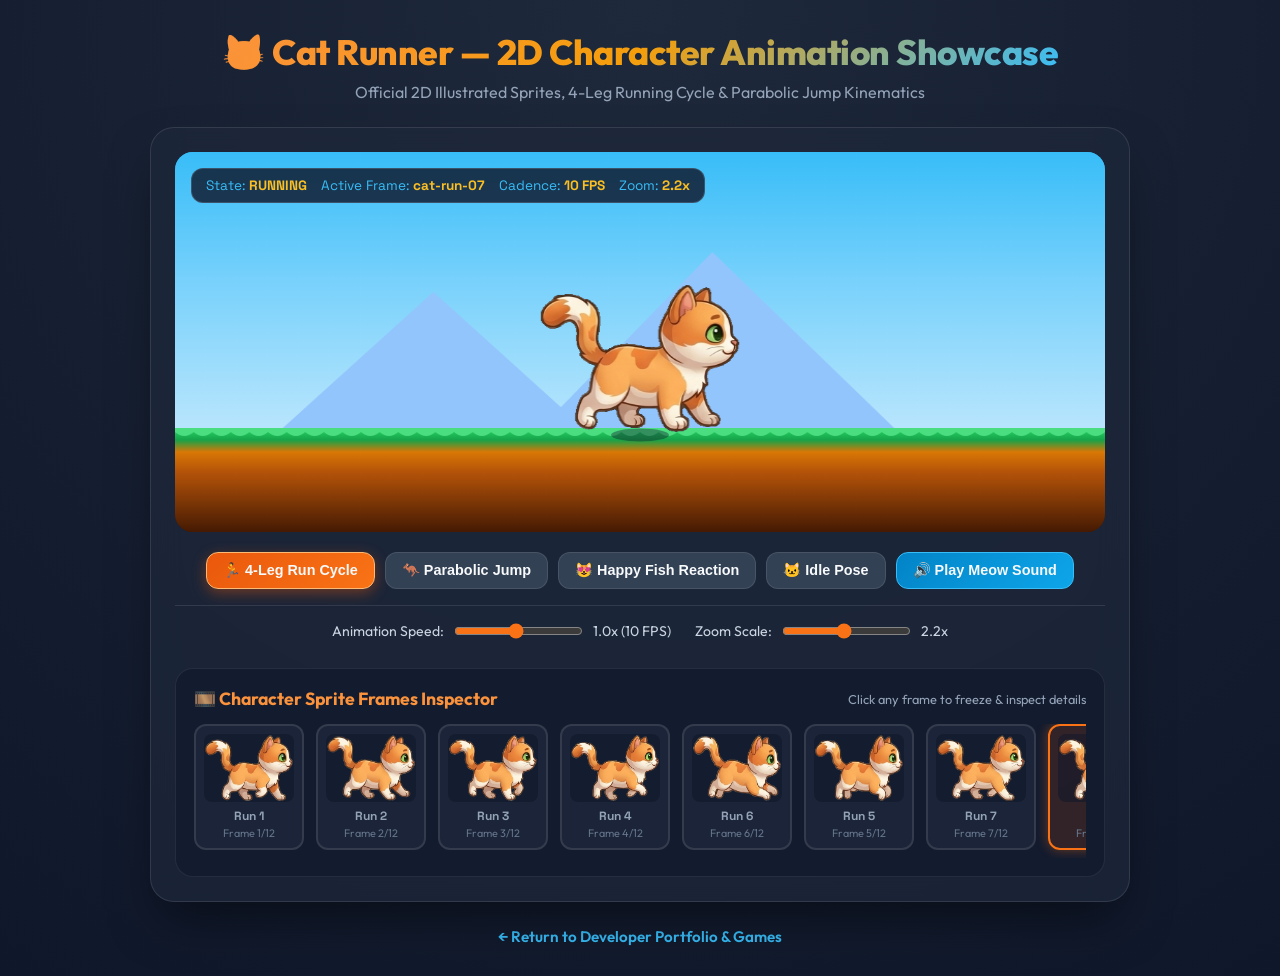
<file: cat-preview.html>
<!DOCTYPE html>
<html lang="en">
<head>
  <meta charset="UTF-8">
  <meta name="viewport" content="width=device-width, initial-scale=1.0">
  <title>🐱 Cat Runner - 2D Sprite Character Animation Showcase</title>
  <link rel="preconnect" href="https://fonts.googleapis.com">
  <link rel="preconnect" href="https://fonts.gstatic.com" crossorigin>
  <link href="https://fonts.googleapis.com/css2?family=Outfit:wght@400;600;700;800&family=Space+Grotesk:wght@500;700&display=swap" rel="stylesheet">
  <style>
    * {
      box-sizing: border-box;
      margin: 0;
      padding: 0;
    }

    body {
      background: radial-gradient(circle at top, #1e293b 0%, #0f172a 100%);
      color: #f8fafc;
      font-family: 'Outfit', sans-serif;
      min-height: 100vh;
      display: flex;
      flex-direction: column;
      align-items: center;
      padding: 30px 20px;
      overflow-x: hidden;
    }

    header {
      text-align: center;
      margin-bottom: 25px;
    }

    h1 {
      font-size: 2.2rem;
      font-weight: 800;
      background: linear-gradient(135deg, #fb923c, #f59e0b, #38bdf8);
      -webkit-background-clip: text;
      -webkit-text-fill-color: transparent;
      margin-bottom: 8px;
      letter-spacing: -0.5px;
    }

    p.subtitle {
      color: #94a3b8;
      font-size: 1rem;
    }

    .container {
      max-width: 980px;
      width: 100%;
      background: rgba(30, 41, 59, 0.7);
      backdrop-filter: blur(16px);
      border: 1px solid rgba(255, 255, 255, 0.1);
      border-radius: 24px;
      padding: 24px;
      box-shadow: 0 25px 50px -12px rgba(0, 0, 0, 0.5);
    }

    .stage-wrapper {
      position: relative;
      width: 100%;
      height: 380px;
      background: linear-gradient(180deg, #38bdf8 0%, #7dd3fc 45%, #86efac 46%, #22c55e 52%, #15803d 58%, #78350f 60%, #451a03 100%);
      border-radius: 18px;
      overflow: hidden;
      box-shadow: inset 0 2px 10px rgba(0, 0, 0, 0.2);
    }

    canvas {
      display: block;
      width: 100%;
      height: 100%;
    }

    .badge-info {
      position: absolute;
      top: 16px;
      left: 16px;
      background: rgba(15, 23, 42, 0.82);
      backdrop-filter: blur(8px);
      border: 1px solid rgba(255, 255, 255, 0.15);
      border-radius: 12px;
      padding: 8px 14px;
      font-size: 0.85rem;
      font-family: 'Space Grotesk', monospace;
      color: #38bdf8;
      display: flex;
      gap: 14px;
    }

    .badge-info span {
      color: #fbbf24;
      font-weight: 700;
    }

    /* Controls Panel */
    .controls {
      display: flex;
      flex-wrap: wrap;
      gap: 10px;
      justify-content: center;
      margin-top: 20px;
    }

    .btn {
      background: #334155;
      color: #f8fafc;
      border: 1px solid rgba(255, 255, 255, 0.1);
      padding: 9px 16px;
      border-radius: 12px;
      font-size: 0.9rem;
      font-weight: 600;
      cursor: pointer;
      transition: all 0.2s ease;
      display: flex;
      align-items: center;
      gap: 6px;
    }

    .btn:hover {
      background: #475569;
      transform: translateY(-2px);
    }

    .btn.active {
      background: linear-gradient(135deg, #ea580c, #f97316);
      border-color: #fdba74;
      box-shadow: 0 4px 14px rgba(234, 88, 12, 0.4);
    }

    .btn-action {
      background: linear-gradient(135deg, #0284c7, #0ea5e9);
      border-color: #38bdf8;
    }
    .btn-action:hover {
      background: linear-gradient(135deg, #0369a1, #0284c7);
    }

    /* Sliders */
    .sliders {
      display: flex;
      flex-wrap: wrap;
      gap: 24px;
      justify-content: center;
      margin-top: 16px;
      padding-top: 16px;
      border-top: 1px solid rgba(255, 255, 255, 0.1);
    }

    .slider-item {
      display: flex;
      align-items: center;
      gap: 10px;
      font-size: 0.88rem;
      color: #cbd5e1;
    }

    .slider-item input[type="range"] {
      accent-color: #f97316;
      cursor: pointer;
    }

    /* Sprite Frame Sheet Strip */
    .spritesheet-section {
      margin-top: 28px;
      background: rgba(15, 23, 42, 0.6);
      border: 1px solid rgba(255, 255, 255, 0.08);
      border-radius: 18px;
      padding: 18px;
    }

    .spritesheet-header {
      display: flex;
      justify-content: space-between;
      align-items: center;
      margin-bottom: 14px;
    }

    .spritesheet-title {
      font-size: 1.1rem;
      font-weight: 700;
      color: #fb923c;
      display: flex;
      align-items: center;
      gap: 8px;
    }

    .frames-strip {
      display: flex;
      gap: 12px;
      overflow-x: auto;
      padding-bottom: 8px;
    }

    .frame-card {
      flex: 0 0 auto;
      background: rgba(30, 41, 59, 0.8);
      border: 2px solid rgba(255, 255, 255, 0.1);
      border-radius: 12px;
      padding: 8px;
      text-align: center;
      transition: all 0.2s ease;
      cursor: pointer;
    }

    .frame-card:hover {
      border-color: #38bdf8;
      transform: translateY(-3px);
    }

    .frame-card.active {
      border-color: #f97316;
      background: rgba(234, 88, 12, 0.15);
      box-shadow: 0 0 12px rgba(249, 115, 22, 0.4);
    }

    .frame-card canvas {
      width: 90px;
      height: 68px;
      display: block;
      margin: 0 auto 6px;
      background: rgba(15, 23, 42, 0.5);
      border-radius: 8px;
    }

    .frame-label {
      font-size: 0.75rem;
      font-weight: 700;
      color: #94a3b8;
      font-family: 'Space Grotesk', monospace;
    }

    .frame-desc {
      font-size: 0.68rem;
      color: #64748b;
      margin-top: 2px;
    }

    .back-link {
      margin-top: 25px;
      color: #38bdf8;
      text-decoration: none;
      font-weight: 600;
      font-size: 0.95rem;
      display: flex;
      align-items: center;
      gap: 6px;
      transition: color 0.2s;
    }
    .back-link:hover {
      color: #7dd3fc;
      text-decoration: underline;
    }
  </style>
</head>
<body>

  <header>
    <h1>🐱 Cat Runner — 2D Character Animation Showcase</h1>
    <p class="subtitle">Official 2D Illustrated Sprites, 4-Leg Running Cycle & Parabolic Jump Kinematics</p>
  </header>

  <div class="container">
    <div class="stage-wrapper">
      <canvas id="showcaseCanvas" width="900" height="380"></canvas>
      <div class="badge-info">
        <div>State: <span id="stateDisplay">RUNNING</span></div>
        <div>Active Frame: <span id="frameDisplay">cat-run-01</span></div>
        <div>Cadence: <span id="fpsDisplay">10 FPS</span></div>
        <div>Zoom: <span id="zoomDisplay">2.2x</span></div>
      </div>
    </div>

    <!-- Controls -->
    <div class="controls">
      <button class="btn active" id="btnRun">🏃 4-Leg Run Cycle</button>
      <button class="btn" id="btnJump">🦘 Parabolic Jump</button>
      <button class="btn" id="btnHappy">😻 Happy Fish Reaction</button>
      <button class="btn" id="btnIdle">🐱 Idle Pose</button>
      <button class="btn btn-action" id="btnMeow">🔊 Play Meow Sound</button>
    </div>

    <!-- Sliders -->
    <div class="sliders">
      <div class="slider-item">
        <label for="speedSlider">Animation Speed:</label>
        <input type="range" id="speedSlider" min="0.1" max="2.0" step="0.1" value="1.0">
        <span id="speedVal">1.0x (10 FPS)</span>
      </div>
      <div class="slider-item">
        <label for="zoomSlider">Zoom Scale:</label>
        <input type="range" id="zoomSlider" min="1.0" max="3.5" step="0.1" value="2.2">
        <span id="zoomVal">2.2x</span>
      </div>
    </div>

    <!-- Pre-Baked Sprite Frame Strip Inspector -->
    <div class="spritesheet-section">
      <div class="spritesheet-header">
        <div class="spritesheet-title">
          <span>🎞️ Character Sprite Frames Inspector</span>
        </div>
        <span style="font-size:0.8rem; color:#94a3b8;">Click any frame to freeze & inspect details</span>
      </div>
      <div class="frames-strip" id="framesStrip">
        <!-- Rendered dynamically by JS -->
      </div>
    </div>
  </div>

  <a href="index.html" class="back-link">← Return to Developer Portfolio & Games</a>

  <script>
    // --- SHOWCASE SCRIPT ---
    const canvas = document.getElementById('showcaseCanvas');
    const ctx = canvas.getContext('2d');

    const stateDisplay = document.getElementById('stateDisplay');
    const frameDisplay = document.getElementById('frameDisplay');
    const fpsDisplay = document.getElementById('fpsDisplay');
    const zoomDisplay = document.getElementById('zoomDisplay');
    const speedVal = document.getElementById('speedVal');
    const zoomVal = document.getElementById('zoomVal');
    const framesStrip = document.getElementById('framesStrip');

    class ShowcaseSpriteBaker {
      constructor(onReady) {
        this.sprites = {};
        this.onReady = onReady;
        this.loadSprites();
      }

      loadSprites() {
        const runCount = 12;
        const jumpCount = 5;
        const landCount = 5;
        let total = runCount + jumpCount + landCount;
        let loaded = 0;

        const check = () => {
          loaded++;
          if (loaded >= total) {
            this.buildStripUI();
            if (this.onReady) this.onReady();
          }
        };

        // 1. Run frames
        for (let i = 0; i < runCount; i++) {
          const key = `cat-run-${i.toString().padStart(2, '0')}`;
          const img = new Image();
          img.src = `assets/cat/frames/run_${i}.png`;
          img.onload = () => {
            this.sprites[key] = { img: img, title: `Run ${i + 1}`, desc: `Frame ${i + 1}/12` };
            check();
          };
          img.onerror = () => check();
        }

        // 2. Jump frames
        const jumpTitles = ['Crouch / Prep', 'Ascending', 'Jump Peak / Apex', 'Descending', 'Pre-Landing'];
        for (let i = 0; i < jumpCount; i++) {
          const key = `cat-jump-${i.toString().padStart(2, '0')}`;
          const img = new Image();
          img.src = `assets/cat/frames/jump_${i}.png`;
          img.onload = () => {
            this.sprites[key] = { img: img, title: `Jump ${i + 1}`, desc: jumpTitles[i] };
            check();
          };
          img.onerror = () => check();
        }

        // 3. Land frames
        const landTitles = ['Impact Touch', 'Shock Absorb', 'Recovery Stand', 'Push-off Stride', 'Resume Run'];
        for (let i = 0; i < landCount; i++) {
          const key = `cat-land-${i.toString().padStart(2, '0')}`;
          const img = new Image();
          img.src = `assets/cat/frames/land_${i}.png`;
          img.onload = () => {
            this.sprites[key] = { img: img, title: `Land ${i + 1}`, desc: landTitles[i] };
            check();
          };
          img.onerror = () => check();
        }

        // Happy frame
        const happyImg = new Image();
        happyImg.src = 'assets/images/cat-happy-spritesheet.jpg';
        happyImg.onload = () => {
          const c = document.createElement('canvas');
          c.width = 160;
          c.height = 120;
          const ctx = c.getContext('2d');
          ctx.drawImage(happyImg, 350, 520, 330, 450, 0, 0, 160, 120);
          const imgData = ctx.getImageData(0, 0, 160, 120);
          const d = imgData.data;
          for (let k = 0; k < d.length; k += 4) {
            if (d[k] < 65 && d[k+1] < 85 && d[k+2] < 110) d[k+3] = 0;
          }
          ctx.putImageData(imgData, 0, 0);
          this.sprites['cat-happy'] = { img: c, title: 'Happy', desc: 'Fish Caught ^ ‿ ^' };
        };
      }

      buildStripUI() {
        framesStrip.innerHTML = '';
        Object.keys(this.sprites).forEach(key => {
          const sp = this.sprites[key];
          const card = document.createElement('div');
          card.className = 'frame-card';
          card.id = `card-${key}`;

          const miniCanvas = document.createElement('canvas');
          miniCanvas.width = 90;
          miniCanvas.height = 68;
          const mctx = miniCanvas.getContext('2d');
          mctx.drawImage(sp.img, 0, 0, miniCanvas.width, miniCanvas.height);

          const label = document.createElement('div');
          label.className = 'frame-label';
          label.textContent = sp.title;

          const desc = document.createElement('div');
          desc.className = 'frame-desc';
          desc.textContent = sp.desc;

          card.appendChild(miniCanvas);
          card.appendChild(label);
          card.appendChild(desc);

          card.addEventListener('click', () => {
            currentState = 'FREEZE';
            frozenFrameKey = key;
            updateUI();
          });

          framesStrip.appendChild(card);
        });
      }
    }

    const baker = new ShowcaseSpriteBaker();

    // State Variables
    let currentState = 'RUNNING'; // 'RUNNING', 'JUMPING', 'LANDING', 'HAPPY', 'IDLE', 'FREEZE'
    let frozenFrameKey = 'cat-run-00';
    let animSpeed = 1.0;
    let zoomScale = 2.2;
    let animTimer = 0;
    let runFrameIndex = 0;
    let landFrameIndex = 0;
    let landProgress = 0;
    let landTimer = 0;

    const runFrames = Array.from({ length: 12 }, (_, i) => `cat-run-${i.toString().padStart(2, '0')}`);
    const jumpFrames = Array.from({ length: 5 }, (_, i) => `cat-jump-${i.toString().padStart(2, '0')}`);
    const landFrames = Array.from({ length: 5 }, (_, i) => `cat-land-${i.toString().padStart(2, '0')}`);

    let activeFrameKey = 'cat-run-00';

    // Physics
    let catY = 0;
    let velocityY = 0;
    let isJumping = false;
    const GRAVITY = 1600;
    const JUMP_FORCE = 680;
    let happyTimer = 0;
    let lastTimestamp = performance.now();

    // Sound Synthesizer
    const playMeow = () => {
      try {
        const AudioCtx = window.AudioContext || window.webkitAudioContext;
        if (!AudioCtx) return;
        const ac = new AudioCtx();
        const now = ac.currentTime;

        const osc1 = ac.createOscillator();
        const osc2 = ac.createOscillator();
        const lfo = ac.createOscillator();
        const lfoGain = ac.createGain();

        osc1.type = 'sawtooth';
        osc2.type = 'triangle';

        lfo.type = 'sine';
        lfo.frequency.setValueAtTime(6.5, now);
        lfoGain.gain.setValueAtTime(12, now);
        lfo.connect(osc1.frequency);
        lfo.connect(osc2.frequency);
        lfo.start(now);
        lfo.stop(now + 0.42);

        [osc1, osc2].forEach(osc => {
          osc.frequency.setValueAtTime(410, now);
          osc.frequency.exponentialRampToValueAtTime(860, now + 0.11);
          osc.frequency.exponentialRampToValueAtTime(330, now + 0.40);
        });

        const f1 = ac.createBiquadFilter();
        f1.type = 'bandpass';
        f1.Q.value = 3.2;
        f1.frequency.setValueAtTime(650, now);
        f1.frequency.exponentialRampToValueAtTime(1120, now + 0.11);
        f1.frequency.exponentialRampToValueAtTime(460, now + 0.40);

        const f2 = ac.createBiquadFilter();
        f2.type = 'bandpass';
        f2.Q.value = 3.8;
        f2.frequency.setValueAtTime(1600, now);
        f2.frequency.exponentialRampToValueAtTime(2350, now + 0.11);
        f2.frequency.exponentialRampToValueAtTime(760, now + 0.40);

        const warmthFilter = ac.createBiquadFilter();
        warmthFilter.type = 'lowpass';
        warmthFilter.frequency.setValueAtTime(3800, now);

        const masterGain = ac.createGain();
        masterGain.gain.setValueAtTime(0.001, now);
        masterGain.gain.linearRampToValueAtTime(0.24, now + 0.06);
        masterGain.gain.setValueAtTime(0.24, now + 0.18);
        masterGain.gain.exponentialRampToValueAtTime(0.001, now + 0.42);

        osc1.connect(f1);
        osc2.connect(f2);
        f1.connect(warmthFilter);
        f2.connect(warmthFilter);
        warmthFilter.connect(masterGain);
        masterGain.connect(ac.destination);

        osc1.start(now);
        osc2.start(now);
        osc1.stop(now + 0.42);
        osc2.stop(now + 0.42);
      } catch (e) {}
    };

    const buttons = {
      RUNNING: document.getElementById('btnRun'),
      JUMPING: document.getElementById('btnJump'),
      HAPPY: document.getElementById('btnHappy'),
      IDLE: document.getElementById('btnIdle')
    };

    function updateUI() {
      Object.keys(buttons).forEach(k => {
        if (buttons[k]) buttons[k].classList.toggle('active', currentState === k);
      });
      stateDisplay.textContent = currentState;
      frameDisplay.textContent = activeFrameKey;

      document.querySelectorAll('.frame-card').forEach(c => c.classList.remove('active'));
      const activeCard = document.getElementById(`card-${activeFrameKey}`);
      if (activeCard) activeCard.classList.add('active');
    }

    document.getElementById('btnRun').addEventListener('click', () => {
      currentState = 'RUNNING';
      isJumping = false;
      catY = 0;
      updateUI();
    });

    const triggerJump = () => {
      currentState = 'JUMPING';
      isJumping = true;
      velocityY = JUMP_FORCE;
      playMeow();
      updateUI();
    };

    document.getElementById('btnJump').addEventListener('click', triggerJump);

    window.addEventListener('keydown', (e) => {
      if (e.code === 'Space' || e.code === 'ArrowUp') {
        e.preventDefault();
        triggerJump();
      }
    });

    document.getElementById('btnHappy').addEventListener('click', () => {
      currentState = 'HAPPY';
      happyTimer = 0.5;
      playMeow();
      updateUI();
    });

    document.getElementById('btnIdle').addEventListener('click', () => {
      currentState = 'IDLE';
      isJumping = false;
      catY = 0;
      updateUI();
    });

    document.getElementById('btnMeow').addEventListener('click', () => playMeow());

    document.getElementById('speedSlider').addEventListener('input', (e) => {
      animSpeed = parseFloat(e.target.value);
      speedVal.textContent = `${animSpeed.toFixed(1)}x (${(14 * animSpeed).toFixed(0)} FPS)`;
      fpsDisplay.textContent = `${(14 * animSpeed).toFixed(0)} FPS`;
    });

    document.getElementById('zoomSlider').addEventListener('input', (e) => {
      zoomScale = parseFloat(e.target.value);
      zoomVal.textContent = `${zoomScale.toFixed(1)}x`;
      zoomDisplay.textContent = `${zoomScale.toFixed(1)}x`;
    });

    // Animation Loop
    function loop(timestamp = performance.now()) {
      const dt = Math.min((timestamp - lastTimestamp) / 1000, 0.1);
      lastTimestamp = timestamp;

      // 1. RUNNING State (Seamless 12-Frame Continuous Loop)
      if (currentState === 'RUNNING') {
        animTimer += dt;
        const frameDuration = 1 / (14 * animSpeed);
        if (animTimer >= frameDuration) {
          animTimer -= frameDuration;
          runFrameIndex = (runFrameIndex + 1) % runFrames.length;
        }
        activeFrameKey = runFrames[runFrameIndex];
      }
      // 2. JUMPING State (Upward Physics & Gravity)
      else if (currentState === 'JUMPING') {
        if (isJumping) {
          velocityY -= GRAVITY * dt;
          catY += velocityY * dt;

          if (velocityY > 360) {
            activeFrameKey = 'cat-jump-00';
          } else if (velocityY > 80) {
            activeFrameKey = 'cat-jump-01';
          } else if (velocityY > -240) {
            activeFrameKey = 'cat-jump-02';
          } else if (velocityY > -500) {
            activeFrameKey = 'cat-jump-03';
          } else {
            activeFrameKey = 'cat-jump-04';
          }

          // Landing Detection
          if (catY <= 0) {
            catY = 0;
            velocityY = 0;
            isJumping = false;
            currentState = 'LANDING';
            landProgress = 0;
            landTimer = 0.22;
            activeFrameKey = 'cat-land-00';
          }
        }
      }
      // 3. LANDING State (Plays cat_land sequence once -> immediately returns to cat_run loop)
      else if (currentState === 'LANDING') {
        landTimer -= dt;
        landProgress += dt / 0.22;
        landFrameIndex = Math.min(4, Math.floor(landProgress * 5));
        activeFrameKey = landFrames[landFrameIndex];

        if (landTimer <= 0) {
          currentState = 'RUNNING';
          activeFrameKey = 'cat-run-00';
        }
      }
      // 4. Other states
      else if (currentState === 'HAPPY') {
        activeFrameKey = 'cat-happy';
        happyTimer -= dt;
        if (happyTimer <= 0) {
          currentState = 'RUNNING';
          activeFrameKey = 'cat-run-00';
        }
      } else if (currentState === 'IDLE') {
        activeFrameKey = 'cat-run-00';
      } else if (currentState === 'FREEZE') {
        activeFrameKey = frozenFrameKey;
      }

      updateUI();

      // Render Stage
      ctx.clearRect(0, 0, canvas.width, canvas.height);

      const groundY = 280;

      // Sky
      const skyGrad = ctx.createLinearGradient(0, 0, 0, groundY);
      skyGrad.addColorStop(0, '#38bdf8');
      skyGrad.addColorStop(0.5, '#7dd3fc');
      skyGrad.addColorStop(1, '#bae6fd');
      ctx.fillStyle = skyGrad;
      ctx.fillRect(0, 0, canvas.width, groundY);

      // Mountains
      ctx.fillStyle = '#93c5fd';
      ctx.beginPath();
      ctx.moveTo(100, groundY);
      ctx.lineTo(250, groundY - 140);
      ctx.lineTo(400, groundY);
      ctx.closePath();
      ctx.fill();

      ctx.beginPath();
      ctx.moveTo(350, groundY);
      ctx.lineTo(520, groundY - 180);
      ctx.lineTo(700, groundY);
      ctx.closePath();
      ctx.fill();

      // Ground & Path
      const groundGrad = ctx.createLinearGradient(0, groundY, 0, canvas.height);
      groundGrad.addColorStop(0, '#22c55e');
      groundGrad.addColorStop(0.08, '#16a34a');
      groundGrad.addColorStop(0.2, '#d97706');
      groundGrad.addColorStop(0.4, '#b45309');
      groundGrad.addColorStop(1, '#451a03');
      ctx.fillStyle = groundGrad;
      ctx.fillRect(0, groundY, canvas.width, canvas.height - groundY);

      // Scalloped Grass
      ctx.fillStyle = '#4ade80';
      const scallopSize = 18;
      ctx.beginPath();
      ctx.moveTo(0, groundY);
      for (let x = 0; x < canvas.width; x += scallopSize) {
        ctx.quadraticCurveTo(x + scallopSize / 2, groundY + 8, x + scallopSize, groundY);
      }
      ctx.lineTo(canvas.width, groundY - 4);
      ctx.lineTo(0, groundY - 4);
      ctx.closePath();
      ctx.fill();

      // Dynamic Contact Ground Shadow
      const shadowCenterX = canvas.width / 2;
      const shadowY = groundY + 3;
      const heightRatio = Math.min(1, Math.max(0, catY / 220));
      const shadowScale = Math.max(0.35, 1.0 - heightRatio * 0.60) * (zoomScale / 2.2);
      const shadowAlpha = Math.max(0.10, 0.40 - heightRatio * 0.30);

      ctx.save();
      ctx.fillStyle = `rgba(15, 23, 42, ${shadowAlpha})`;
      ctx.beginPath();
      ctx.ellipse(shadowCenterX, shadowY, 28 * shadowScale, 6.5 * shadowScale, 0, 0, Math.PI * 2);
      ctx.fill();
      ctx.restore();

      // Draw Cat Sprite
      ctx.save();
      const catCenterX = canvas.width / 2;
      const catBaseY = groundY - catY;

      ctx.translate(catCenterX, catBaseY);
      ctx.scale(zoomScale, zoomScale);

      const sp = baker.sprites[activeFrameKey];
      if (sp && sp.img) {
        const scale = 0.315;
        const nativeW = sp.img.naturalWidth || sp.img.width || 290;
        const nativeH = sp.img.naturalHeight || sp.img.height || 220;
        const spriteW = nativeW * scale;
        const spriteH = nativeH * scale;
        const renderX = -spriteW / 2;
        const renderY = -spriteH + (4 * scale);

        ctx.imageSmoothingEnabled = true;
        ctx.imageSmoothingQuality = 'high';
        ctx.drawImage(sp.img, renderX, renderY, spriteW, spriteH);
      }
      ctx.restore();

      requestAnimationFrame(loop);
    }

    updateUI();
    requestAnimationFrame(loop);
  </script>
</body>
</html>
</file>
